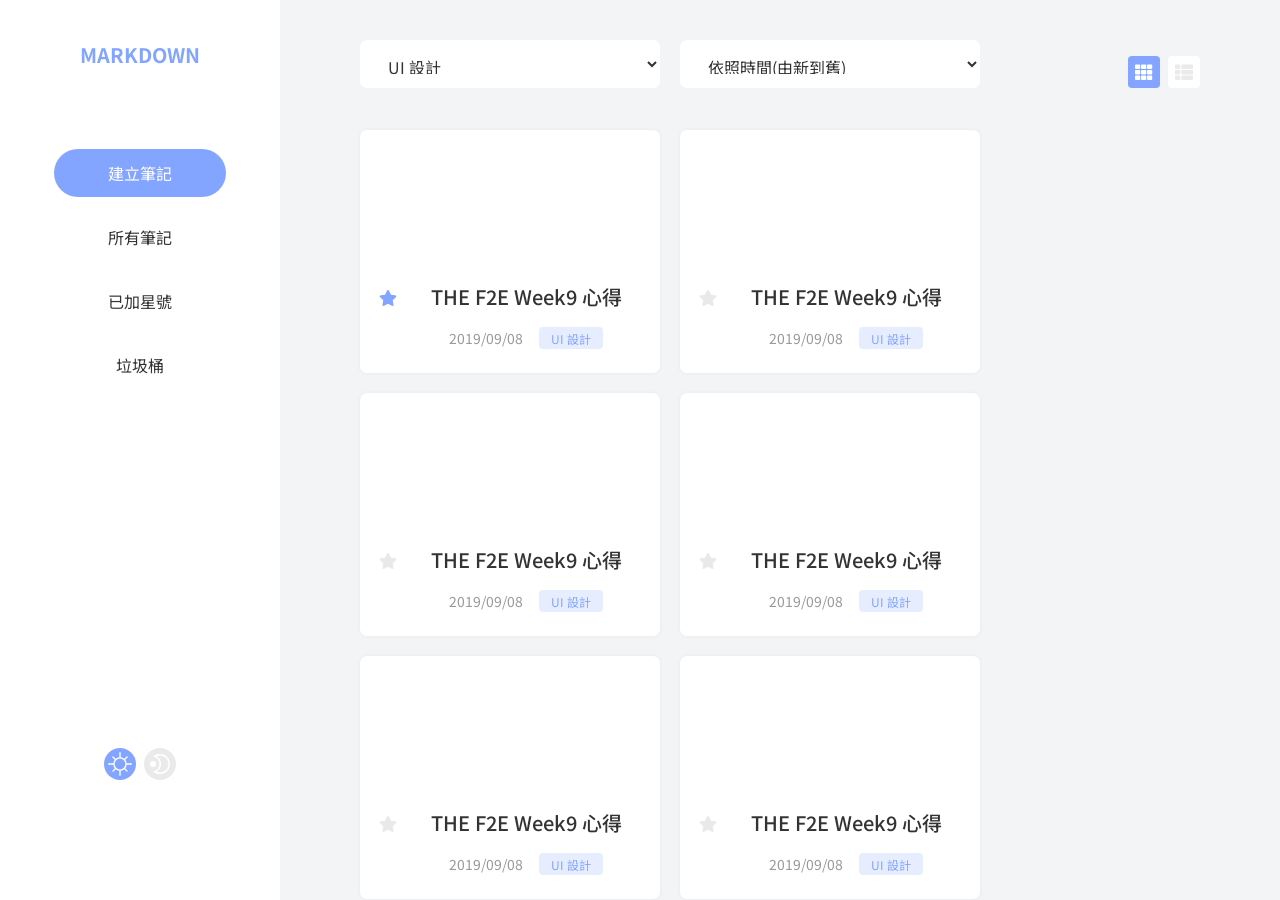
<file: index.html>
<!DOCTYPE html>
<html lang="en">
    <head>
        <meta charset="UTF-8" />
        <meta name="viewport" content="width=device-width, initial-scale=1.0" />
        <meta http-equiv="X-UA-Compatible" content="ie=edge" />
        <title>筆記軟體</title>
        <link
            rel="stylesheet"
            href="https://use.fontawesome.com/releases/v5.8.1/css/all.css"
            integrity="sha384-50oBUHEmvpQ+1lW4y57PTFmhCaXp0ML5d60M1M7uH2+nqUivzIebhndOJK28anvf"
            crossorigin="anonymous"
        />
        <link
            href="https://fonts.googleapis.com/css?family=Noto+Sans+TC:400,500,700,900&display=swap"
            rel="stylesheet"
        />
        <link rel="stylesheet" href="./css/index.css" />
    </head>
    <body>
        <div class="wrapper" id="app">
            <div class="sidebar">
                <div class="logo">
                    MARKDOWN
                </div>
                <ul class="nav">
                    <li class="nav-item active">
                        <a href="./post.html">建立筆記</a>
                    </li>
                    <li class="nav-item">
                        <a href="./index.html">所有筆記</a>
                    </li>
                    <li class="nav-item">
                        <a href="./index.html">已加星號</a>
                    </li>
                    <li class="nav-item">
                        <a href="./index.html">垃圾桶</a>
                    </li>
                </ul>
                <div class="theme-view-mode-list view-mode-list" id="theme">
                    <button class="view-mode active" data-mode="light">
                        <img src="./images/icon-sun.svg" alt="" />
                    </button>
                    <button class="view-mode" data-mode="dark">
                        <img src="./images/icon-moon.svg" alt="" />
                    </button>
                </div>
            </div>
            <div class="main">
                <div class="main-header">
                    <div class="advanced-search">
                        <select class="select">
                            <option value="" selected>UI 設計</option>
                        </select>
                        <select class="select">
                            <option value="" selected
                                >依照時間(由新到舊)</option
                            >
                        </select>
                    </div>
                    <div class="view-mode-list item-view-mode-list">
                        <button class="view-mode active">
                            <i class="fas fa-th"></i>
                        </button>
                        <button class="view-mode">
                            <i class="fas fa-th-list"></i>
                        </button>
                    </div>
                </div>
                <div class="main-body">
                    <div class="note-list">
                        <a href="#" class="note">
                            <div class="note-header">
                                <div
                                    class="note-preview-img"
                                    style="background-image: url(https://images.unsplash.com/photo-1453365607868-7deed8cc7d26?ixlib=rb-1.2.1&ixid=eyJhcHBfaWQiOjEyMDd9&auto=format&fit=crop&w=1050&q=80)"
                                ></div>
                            </div>
                            <div class="note-body">
                                <button class="like-note-button active">
                                    <i class="fas fa-star"></i>
                                </button>
                                <div class="note-content">
                                    <div class="note-title">
                                        THE F2E Week9 心得
                                    </div>
                                    <div class="note-description">
                                        <span class="note-date">
                                            2019/09/08
                                        </span>
                                        <span class="note-tag">
                                            UI 設計
                                        </span>
                                    </div>
                                </div>
                            </div>
                        </a>
                        <a href="#" class="note">
                            <div class="note-header">
                                <div
                                    class="note-preview-img"
                                    style="background-image: url(https://images.unsplash.com/photo-1567225591450-06036b3392a6?ixlib=rb-1.2.1&ixid=eyJhcHBfaWQiOjEyMDd9&auto=format&fit=crop&w=1050&q=80)"
                                ></div>
                            </div>
                            <div class="note-body">
                                <button class="like-note-button">
                                    <i class="fas fa-star"></i>
                                </button>
                                <div class="note-content">
                                    <div class="note-title">
                                        THE F2E Week9 心得
                                    </div>
                                    <div class="note-description">
                                        <span class="note-date">
                                            2019/09/08
                                        </span>
                                        <span class="note-tag">
                                            UI 設計
                                        </span>
                                    </div>
                                </div>
                            </div>
                        </a>
                        <a href="#" class="note">
                            <div class="note-header">
                                <div
                                    class="note-preview-img"
                                    style="background-image: url(https://images.unsplash.com/photo-1455526050980-d3e7b9b789a4?ixlib=rb-1.2.1&ixid=eyJhcHBfaWQiOjEyMDd9&auto=format&fit=crop&w=925&q=80)"
                                ></div>
                            </div>
                            <div class="note-body">
                                <button class="like-note-button">
                                    <i class="fas fa-star"></i>
                                </button>
                                <div class="note-content">
                                    <div class="note-title">
                                        THE F2E Week9 心得
                                    </div>
                                    <div class="note-description">
                                        <span class="note-date">
                                            2019/09/08
                                        </span>
                                        <span class="note-tag">
                                            UI 設計
                                        </span>
                                    </div>
                                </div>
                            </div>
                        </a>
                        <a href="#" class="note">
                            <div class="note-header">
                                <div
                                    class="note-preview-img"
                                    style="background-image: url(https://images.unsplash.com/photo-1502673530728-f79b4cab31b1?ixlib=rb-1.2.1&ixid=eyJhcHBfaWQiOjEyMDd9&auto=format&fit=crop&w=1050&q=80)"
                                ></div>
                            </div>
                            <div class="note-body">
                                <button class="like-note-button">
                                    <i class="fas fa-star"></i>
                                </button>
                                <div class="note-content">
                                    <div class="note-title">
                                        THE F2E Week9 心得
                                    </div>
                                    <div class="note-description">
                                        <span class="note-date">
                                            2019/09/08
                                        </span>
                                        <span class="note-tag">
                                            UI 設計
                                        </span>
                                    </div>
                                </div>
                            </div>
                        </a>
                        <a href="#" class="note">
                            <div class="note-header">
                                <div
                                    class="note-preview-img"
                                    style="background-image: url(https://images.unsplash.com/photo-1548199973-03cce0bbc87b?ixlib=rb-1.2.1&ixid=eyJhcHBfaWQiOjEyMDd9&auto=format&fit=crop&w=1050&q=80)"
                                ></div>
                            </div>
                            <div class="note-body">
                                <button class="like-note-button">
                                    <i class="fas fa-star"></i>
                                </button>
                                <div class="note-content">
                                    <div class="note-title">
                                        THE F2E Week9 心得
                                    </div>
                                    <div class="note-description">
                                        <span class="note-date">
                                            2019/09/08
                                        </span>
                                        <span class="note-tag">
                                            UI 設計
                                        </span>
                                    </div>
                                </div>
                            </div>
                        </a>
                        <a href="#" class="note">
                            <div class="note-header">
                                <div
                                    class="note-preview-img"
                                    style="background-image: url(https://images.unsplash.com/uploads/1412433710756bfa9ec14/d568362b?ixlib=rb-1.2.1&ixid=eyJhcHBfaWQiOjEyMDd9&auto=format&fit=crop&w=1055&q=80)"
                                ></div>
                            </div>
                            <div class="note-body">
                                <button class="like-note-button">
                                    <i class="fas fa-star"></i>
                                </button>
                                <div class="note-content">
                                    <div class="note-title">
                                        THE F2E Week9 心得
                                    </div>
                                    <div class="note-description">
                                        <span class="note-date">
                                            2019/09/08
                                        </span>
                                        <span class="note-tag">
                                            UI 設計
                                        </span>
                                    </div>
                                </div>
                            </div>
                        </a>
                        <a href="#" class="note">
                            <div class="note-header">
                                <div
                                    class="note-preview-img"
                                    style="background-image: url(https://images.unsplash.com/photo-1507146426996-ef05306b995a?ixlib=rb-1.2.1&ixid=eyJhcHBfaWQiOjEyMDd9&auto=format&fit=crop&w=500&q=60)"
                                ></div>
                            </div>
                            <div class="note-body">
                                <button class="like-note-button">
                                    <i class="fas fa-star"></i>
                                </button>
                                <div class="note-content">
                                    <div class="note-title">
                                        THE F2E Week9 心得
                                    </div>
                                    <div class="note-description">
                                        <span class="note-date">
                                            2019/09/08
                                        </span>
                                        <span class="note-tag">
                                            UI 設計
                                        </span>
                                    </div>
                                </div>
                            </div>
                        </a>
                        <a href="#" class="note">
                            <div class="note-header">
                                <div
                                    class="note-preview-img"
                                    style="background-image: url(https://images.unsplash.com/photo-1561449845-d47921e86f68?ixlib=rb-1.2.1&ixid=eyJhcHBfaWQiOjEyMDd9&auto=format&fit=crop&w=967&q=80)"
                                ></div>
                            </div>
                            <div class="note-body">
                                <button class="like-note-button">
                                    <i class="fas fa-star"></i>
                                </button>
                                <div class="note-content">
                                    <div class="note-title">
                                        THE F2E Week9 心得
                                    </div>
                                    <div class="note-description">
                                        <span class="note-date">
                                            2019/09/08
                                        </span>
                                        <span class="note-tag">
                                            UI 設計
                                        </span>
                                    </div>
                                </div>
                            </div>
                        </a>
                        <a href="#" class="note">
                            <div class="note-header">
                                <div
                                    class="note-preview-img"
                                    style="background-image: url(https://images.unsplash.com/photo-1515870672913-a4c298575776?ixlib=rb-1.2.1&ixid=eyJhcHBfaWQiOjEyMDd9&auto=format&fit=crop&w=1050&q=80)"
                                ></div>
                            </div>
                            <div class="note-body">
                                <button class="like-note-button">
                                    <i class="fas fa-star"></i>
                                </button>
                                <div class="note-content">
                                    <div class="note-title">
                                        THE F2E Week9 心得
                                    </div>
                                    <div class="note-description">
                                        <span class="note-date">
                                            2019/09/08
                                        </span>
                                        <span class="note-tag">
                                            UI 設計
                                        </span>
                                    </div>
                                </div>
                            </div>
                        </a>
                    </div>
                </div>
            </div>
        </div>
        <script src="./js/common.js"></script>
        <script src="./js/index.js"></script>
    </body>
</html>
</file>
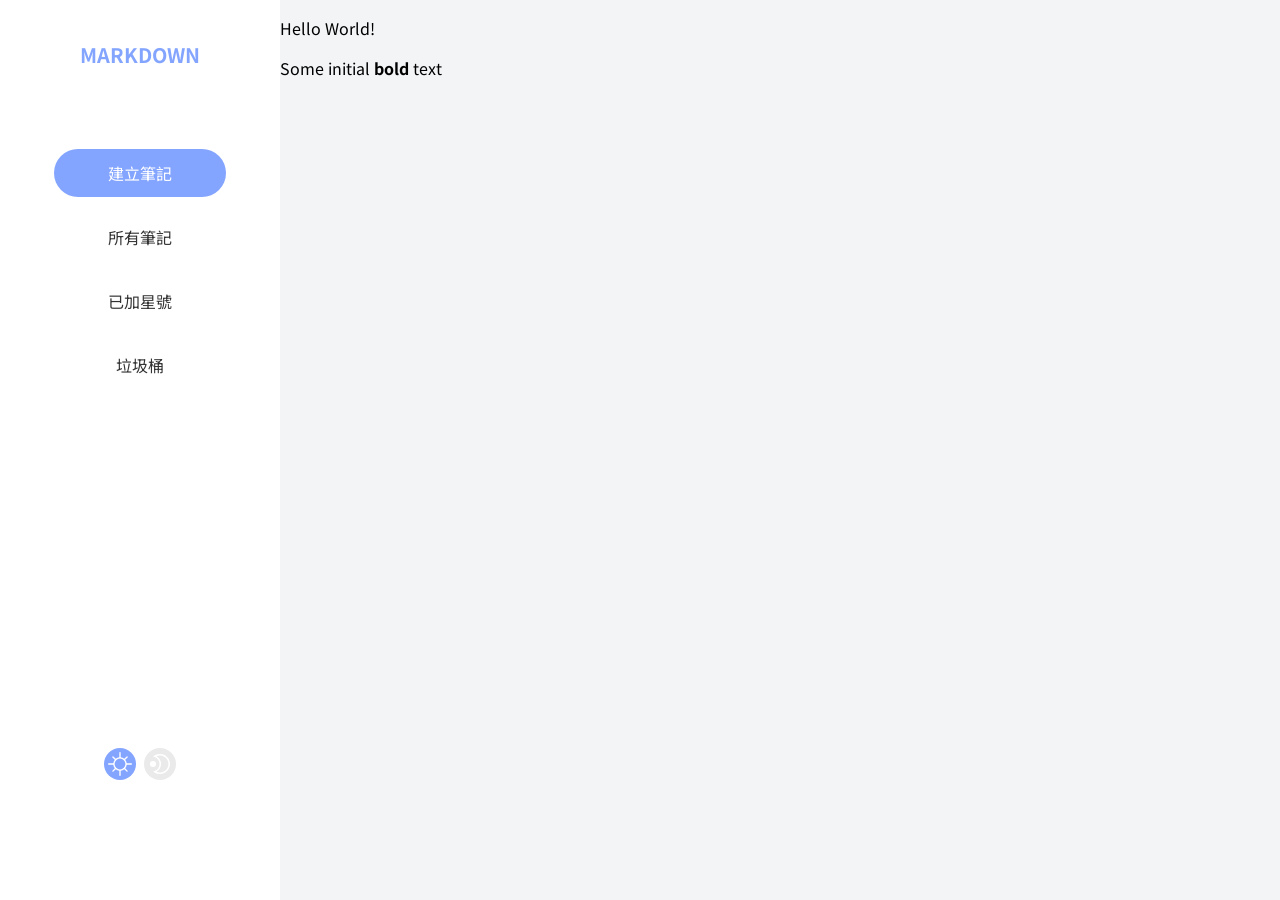
<file: post.html>
<!DOCTYPE html>
<html lang="en">
    <head>
        <meta charset="UTF-8" />
        <meta name="viewport" content="width=device-width, initial-scale=1.0" />
        <meta http-equiv="X-UA-Compatible" content="ie=edge" />
        <title>筆記軟體</title>
        <link
            rel="stylesheet"
            href="https://use.fontawesome.com/releases/v5.8.1/css/all.css"
            integrity="sha384-50oBUHEmvpQ+1lW4y57PTFmhCaXp0ML5d60M1M7uH2+nqUivzIebhndOJK28anvf"
            crossorigin="anonymous"
        />
        <link
            href="https://fonts.googleapis.com/css?family=Noto+Sans+TC:400,500,700,900&display=swap"
            rel="stylesheet"
        />
        <link
            href="https://cdn.quilljs.com/1.3.6/quill.snow.css"
            rel="stylesheet"
        />
        <link rel="stylesheet" href="./css/index.css" />
    </head>
    <body>
        <div class="wrapper" id="app">
            <div class="sidebar">
                <div class="logo">
                    MARKDOWN
                </div>
                <ul class="nav">
                    <li class="nav-item active">
                        <a href="./post.html">建立筆記</a>
                    </li>
                    <li class="nav-item">
                        <a href="./index.html">所有筆記</a>
                    </li>
                    <li class="nav-item">
                        <a href="./index.html">已加星號</a>
                    </li>
                    <li class="nav-item">
                        <a href="./index.html">垃圾桶</a>
                    </li>
                </ul>
                <div class="theme-view-mode-list view-mode-list" id="theme">
                    <button class="view-mode active" data-mode="light">
                        <img src="./images/icon-sun.svg" alt="" />
                    </button>
                    <button class="view-mode" data-mode="dark">
                        <img src="./images/icon-moon.svg" alt="" />
                    </button>
                </div>
            </div>
            <div class="main post">
                <div id="editor">
                    <p>Hello World!</p>
                    <p>Some initial <strong>bold</strong> text</p>
                    <p><br /></p>
                </div>
            </div>
        </div>
        <script src="https://cdn.quilljs.com/1.3.6/quill.js"></script>
        <script src="./js/common.js"></script>
        <script src="./js/post.js"></script>
    </body>
</html>
</file>
<file: css/index.css>
/*! normalize.scss v0.1.0 | MIT License | based on git.io/normalize */
/**
 * 1. Set default font family to sans-serif.
 * 2. Prevent iOS text size adjust after orientation change, without disabling
 *    user zoom.
 */
html {
  font-family: sans-serif;
  /* 1 */
  -ms-text-size-adjust: 100%;
  /* 2 */
  -webkit-text-size-adjust: 100%;
  /* 2 */ }

/**
 * Remove default margin.
 */
body {
  margin: 0; }

/* HTML5 display definitions
   ========================================================================== */
/**
 * Correct `block` display not defined for any HTML5 element in IE 8/9.
 * Correct `block` display not defined for `details` or `summary` in IE 10/11
 * and Firefox.
 * Correct `block` display not defined for `main` in IE 11.
 */
article,
aside,
details,
figcaption,
figure,
footer,
header,
hgroup,
main,
menu,
nav,
section,
summary {
  display: block; }

/**
 * 1. Correct `inline-block` display not defined in IE 8/9.
 * 2. Normalize vertical alignment of `progress` in Chrome, Firefox, and Opera.
 */
audio,
canvas,
progress,
video {
  display: inline-block;
  /* 1 */
  vertical-align: baseline;
  /* 2 */ }

/**
 * Prevent modern browsers from displaying `audio` without controls.
 * Remove excess height in iOS 5 devices.
 */
audio:not([controls]) {
  display: none;
  height: 0; }

/**
 * Address `[hidden]` styling not present in IE 8/9/10.
 * Hide the `template` element in IE 8/9/11, Safari, and Firefox < 22.
 */
[hidden],
template {
  display: none; }

/* Links
   ========================================================================== */
/**
 * Remove the gray background color from active links in IE 10.
 */
a {
  background-color: transparent; }

/**
 * Improve readability when focused and also mouse hovered in all browsers.
 */
a:active,
a:hover {
  outline: 0; }

/* Text-level semantics
   ========================================================================== */
/**
 * Address styling not present in IE 8/9/10/11, Safari, and Chrome.
 */
abbr[title] {
  border-bottom: 1px dotted; }

/**
 * Address style set to `bolder` in Firefox 4+, Safari, and Chrome.
 */
b,
strong {
  font-weight: bold; }

/**
 * Address styling not present in Safari and Chrome.
 */
dfn {
  font-style: italic; }

/**
 * Address variable `h1` font-size and margin within `section` and `article`
 * contexts in Firefox 4+, Safari, and Chrome.
 */
h1 {
  font-size: 2em;
  margin: 0.67em 0; }

/**
 * Address styling not present in IE 8/9.
 */
mark {
  background: #ff0;
  color: #000; }

/**
 * Address inconsistent and variable font size in all browsers.
 */
small {
  font-size: 80%; }

/**
 * Prevent `sub` and `sup` affecting `line-height` in all browsers.
 */
sub,
sup {
  font-size: 75%;
  line-height: 0;
  position: relative;
  vertical-align: baseline; }

sup {
  top: -0.5em; }

sub {
  bottom: -0.25em; }

/* Embedded content
   ========================================================================== */
/**
 * Remove border when inside `a` element in IE 8/9/10.
 */
img {
  border: 0; }

/**
 * Correct overflow not hidden in IE 9/10/11.
 */
svg:not(:root) {
  overflow: hidden; }

/* Grouping content
   ========================================================================== */
/**
 * Address margin not present in IE 8/9 and Safari.
 */
figure {
  margin: 1em 40px; }

/**
 * Address differences between Firefox and other browsers.
 */
hr {
  -webkit-box-sizing: content-box;
          box-sizing: content-box;
  height: 0; }

/**
 * Contain overflow in all browsers.
 */
pre {
  overflow: auto; }

/**
 * Address odd `em`-unit font size rendering in all browsers.
 */
code,
kbd,
pre,
samp {
  font-family: monospace, monospace;
  font-size: 1em; }

/* Forms
   ========================================================================== */
/**
 * Known limitation: by default, Chrome and Safari on OS X allow very limited
 * styling of `select`, unless a `border` property is set.
 */
/**
 * 1. Correct color not being inherited.
 *    Known issue: affects color of disabled elements.
 * 2. Correct font properties not being inherited.
 * 3. Address margins set differently in Firefox 4+, Safari, and Chrome.
 */
button,
input,
optgroup,
select,
textarea {
  color: inherit;
  /* 1 */
  font: inherit;
  /* 2 */
  margin: 0;
  /* 3 */ }

/**
 * Address `overflow` set to `hidden` in IE 8/9/10/11.
 */
button {
  overflow: visible; }

/**
 * Address inconsistent `text-transform` inheritance for `button` and `select`.
 * All other form control elements do not inherit `text-transform` values.
 * Correct `button` style inheritance in Firefox, IE 8/9/10/11, and Opera.
 * Correct `select` style inheritance in Firefox.
 */
button,
select {
  text-transform: none; }

/**
 * 1. Avoid the WebKit bug in Android 4.0.* where (2) destroys native `audio`
 *    and `video` controls.
 * 2. Correct inability to style clickable `input` types in iOS.
 * 3. Improve usability and consistency of cursor style between image-type
 *    `input` and others.
 */
button,
html input[type="button"],
input[type="reset"],
input[type="submit"] {
  -webkit-appearance: button;
  /* 2 */
  cursor: pointer;
  /* 3 */ }

/**
 * Re-set default cursor for disabled elements.
 */
button[disabled],
html input[disabled] {
  cursor: default; }

/**
 * Remove inner padding and border in Firefox 4+.
 */
button::-moz-focus-inner,
input::-moz-focus-inner {
  border: 0;
  padding: 0; }

/**
 * Address Firefox 4+ setting `line-height` on `input` using `!important` in
 * the UA stylesheet.
 */
input {
  line-height: normal; }

/**
 * It's recommended that you don't attempt to style these elements.
 * Firefox's implementation doesn't respect box-sizing, padding, or width.
 *
 * 1. Address box sizing set to `content-box` in IE 8/9/10.
 * 2. Remove excess padding in IE 8/9/10.
 */
input[type="checkbox"],
input[type="radio"] {
  -webkit-box-sizing: border-box;
          box-sizing: border-box;
  /* 1 */
  padding: 0;
  /* 2 */ }

/**
 * Fix the cursor style for Chrome's increment/decrement buttons. For certain
 * `font-size` values of the `input`, it causes the cursor style of the
 * decrement button to change from `default` to `text`.
 */
input[type="number"]::-webkit-inner-spin-button,
input[type="number"]::-webkit-outer-spin-button {
  height: auto; }

/**
 * 1. Address `appearance` set to `searchfield` in Safari and Chrome.
 * 2. Address `box-sizing` set to `border-box` in Safari and Chrome
 *    (include `-moz` to future-proof).
 */
input[type="search"] {
  -webkit-appearance: textfield;
  /* 1 */
  -webkit-box-sizing: content-box;
  /* 2 */
  box-sizing: content-box; }

/**
 * Remove inner padding and search cancel button in Safari and Chrome on OS X.
 * Safari (but not Chrome) clips the cancel button when the search input has
 * padding (and `textfield` appearance).
 */
input[type="search"]::-webkit-search-cancel-button,
input[type="search"]::-webkit-search-decoration {
  -webkit-appearance: none; }

/**
 * Define consistent border, margin, and padding.
 */
fieldset {
  border: 1px solid #c0c0c0;
  margin: 0 2px;
  padding: 0.35em 0.625em 0.75em; }

/**
 * 1. Correct `color` not being inherited in IE 8/9/10/11.
 * 2. Remove padding so people aren't caught out if they zero out fieldsets.
 */
legend {
  border: 0;
  /* 1 */
  padding: 0;
  /* 2 */ }

/**
 * Remove default vertical scrollbar in IE 8/9/10/11.
 */
textarea {
  overflow: auto; }

/**
 * Don't inherit the `font-weight` (applied by a rule above).
 * NOTE: the default cannot safely be changed in Chrome and Safari on OS X.
 */
optgroup {
  font-weight: bold; }

/* Tables
   ========================================================================== */
/**
 * Remove most spacing between table cells.
 */
table {
  border-collapse: collapse;
  border-spacing: 0; }

td,
th {
  padding: 0; }

* {
  font-family: "Noto Sans TC", sans-serif;
  -webkit-box-sizing: border-box;
          box-sizing: border-box; }

body,
html {
  width: 100%;
  height: 100%; }

ul {
  list-style: none;
  padding: 0;
  margin: 0; }

li {
  padding: 0;
  margin: 0; }

a {
  color: white;
  text-decoration: none; }

.wrapper {
  display: -webkit-box;
  display: -ms-flexbox;
  display: flex;
  width: 100%;
  height: 100%;
  min-width: 1000px;
  overflow: hidden; }

.sidebar {
  max-width: 400px;
  min-width: 280px;
  background-color: #ffffff;
  display: -webkit-box;
  display: -ms-flexbox;
  display: flex;
  -webkit-box-orient: vertical;
  -webkit-box-direction: normal;
      -ms-flex-direction: column;
          flex-direction: column;
  -webkit-box-align: center;
      -ms-flex-align: center;
          align-items: center; }

.logo {
  font-size: 20px;
  font-weight: bold;
  color: #84a5ff;
  margin: 40px auto 80px; }

.nav-item a {
  display: -webkit-box;
  display: -ms-flexbox;
  display: flex;
  -webkit-box-pack: center;
      -ms-flex-pack: center;
          justify-content: center;
  -webkit-box-align: center;
      -ms-flex-align: center;
          align-items: center;
  border-radius: 123px;
  padding: 12px 54px;
  margin-bottom: 16px;
  color: #333333;
  font-size: 16px; }

.nav-item:hover a {
  color: #ffffff;
  background-color: rgba(132, 165, 255, 0.5); }

.nav-item.active a {
  color: #ffffff;
  background-color: #84a5ff; }

.view-mode-list {
  display: -webkit-box;
  display: -ms-flexbox;
  display: flex; }

.theme-view-mode-list {
  margin: auto auto 120px; }

.view-mode {
  width: 32px;
  height: 32px;
  display: -webkit-box;
  display: -ms-flexbox;
  display: flex;
  -webkit-box-pack: center;
      -ms-flex-pack: center;
          justify-content: center;
  -webkit-box-align: center;
      -ms-flex-align: center;
          align-items: center;
  border-radius: 50%;
  border: none;
  outline: none;
  background-color: rgba(51, 51, 51, 0.1);
  color: #ffffff; }
  .view-mode:hover {
    background-color: rgba(132, 165, 255, 0.5); }
  .view-mode.active {
    background-color: #84a5ff; }
  .view-mode:not(:last-child) {
    margin-right: 8px; }
  .view-mode img {
    pointer-events: none; }

.main {
  -webkit-box-flex: 1;
      -ms-flex: 1;
          flex: 1;
  background-color: #f2f4f6;
  padding: 40px 80px;
  overflow: auto; }

.main-header {
  display: -webkit-box;
  display: -ms-flexbox;
  display: flex;
  -ms-flex-wrap: wrap;
      flex-wrap: wrap;
  -webkit-box-pack: justify;
      -ms-flex-pack: justify;
          justify-content: space-between;
  -webkit-box-align: center;
      -ms-flex-align: center;
          align-items: center;
  margin-bottom: 16px; }

.advanced-search {
  display: -webkit-box;
  display: -ms-flexbox;
  display: flex;
  -ms-flex-wrap: wrap;
      flex-wrap: wrap; }
  .advanced-search .select {
    width: 300px;
    margin-bottom: 16px;
    margin-right: 20px; }

.select {
  outline: none;
  border: none;
  border-radius: 7px;
  background-color: #ffffff;
  color: #333333;
  display: block;
  padding: 14px 24px;
  width: 100%;
  height: 48px;
  line-height: 1.5; }

.item-view-mode-list .view-mode {
  border-radius: 4px;
  background-color: #ffffff;
  color: rgba(51, 51, 51, 0.1);
  font-size: 18px; }
  .item-view-mode-list .view-mode:hover {
    background-color: rgba(132, 165, 255, 0.5);
    color: #ffffff; }
  .item-view-mode-list .view-mode.active {
    background-color: #84a5ff;
    color: #ffffff; }

.note-list {
  display: -webkit-box;
  display: -ms-flexbox;
  display: flex;
  -ms-flex-wrap: wrap;
      flex-wrap: wrap;
  margin-left: -10px;
  margin-right: -10px; }

.note {
  width: 300px;
  border-radius: 7px;
  padding: 16px 16px 24px;
  background-color: #ffffff;
  -webkit-box-shadow: 0px 0px 4px #0000000d;
          box-shadow: 0px 0px 4px #0000000d;
  margin: 10px; }
  .note:hover {
    cursor: pointer;
    -webkit-box-shadow: 0 8px 8px 0 rgba(0, 0, 0, 0.2);
            box-shadow: 0 8px 8px 0 rgba(0, 0, 0, 0.2); }

.note-header {
  height: 120px;
  overflow: hidden;
  border-radius: 5px;
  margin-bottom: 16px; }

.note-preview-img {
  width: 100%;
  height: 100%;
  background-position: center;
  background-size: cover;
  background-repeat: no-repeat; }

.note-body {
  display: -webkit-box;
  display: -ms-flexbox;
  display: flex; }

.like-note-button {
  background-color: transparent;
  color: #333333;
  opacity: 0.1;
  border: none;
  outline: none;
  width: 24px;
  height: 24px;
  margin-top: 4px;
  margin-right: 8px;
  display: -webkit-box;
  display: -ms-flexbox;
  display: flex;
  -webkit-box-pack: center;
      -ms-flex-pack: center;
          justify-content: center;
  -webkit-box-align: center;
      -ms-flex-align: center;
          align-items: center; }
  .like-note-button:hover, .like-note-button.active {
    color: #84a5ff;
    opacity: 1; }

.note-content {
  -webkit-box-flex: 1;
      -ms-flex: 1;
          flex: 1; }

.note-title {
  color: #333333;
  font-size: 20px;
  font-weight: 500;
  text-align: center;
  margin-bottom: 16px; }

.note-description {
  display: -webkit-box;
  display: -ms-flexbox;
  display: flex;
  -webkit-box-pack: center;
      -ms-flex-pack: center;
          justify-content: center;
  -webkit-box-align: center;
      -ms-flex-align: center;
          align-items: center; }

.note-date {
  color: rgba(51, 51, 51, 0.5);
  font-size: 14px; }

.note-tag {
  background-color: #e6edff;
  color: #84a5ff;
  font-size: 12px;
  border-radius: 4px;
  padding: 2.5px 12px;
  margin-left: 16px; }

.main.post {
  padding: 0; }
  .main.post .ql-toolbar.ql-snow {
    border: none;
    padding: 16px 75px;
    border-bottom: 1px solid rgba(51, 51, 51, 0.1);
    margin-bottom: 40px; }
  .main.post .ql-container.ql-snow {
    border: none; }
  .main.post .ql-editor {
    padding: 0 80px; }

.dark .sidebar {
  background-color: #2f3136; }

.dark .nav-item a {
  color: #ffffff; }

.dark .view-mode {
  background-color: rgba(255, 255, 255, 0.2); }
  .dark .view-mode:hover {
    background-color: rgba(132, 165, 255, 0.5); }
  .dark .view-mode.active {
    background-color: #84a5ff; }

.dark .main {
  background-color: #25272c; }

.dark .select {
  background-color: #2f3136;
  color: #ffffff; }

.dark .item-view-mode-list .view-mode {
  background-color: #393b40;
  color: rgba(255, 255, 255, 0.1); }
  .dark .item-view-mode-list .view-mode:hover {
    background-color: rgba(132, 165, 255, 0.5);
    color: #ffffff; }
  .dark .item-view-mode-list .view-mode.active {
    background-color: #84a5ff;
    color: #ffffff; }

.dark .note {
  background-color: #393b40; }

.dark .like-note-button {
  color: #ffffff; }
  .dark .like-note-button:hover, .dark .like-note-button.active {
    color: #84a5ff; }

.dark .note-title {
  color: #ffffff; }

.dark .note-date {
  color: rgba(255, 255, 255, 0.5); }

/*# sourceMappingURL=index.css.map */
</file>
